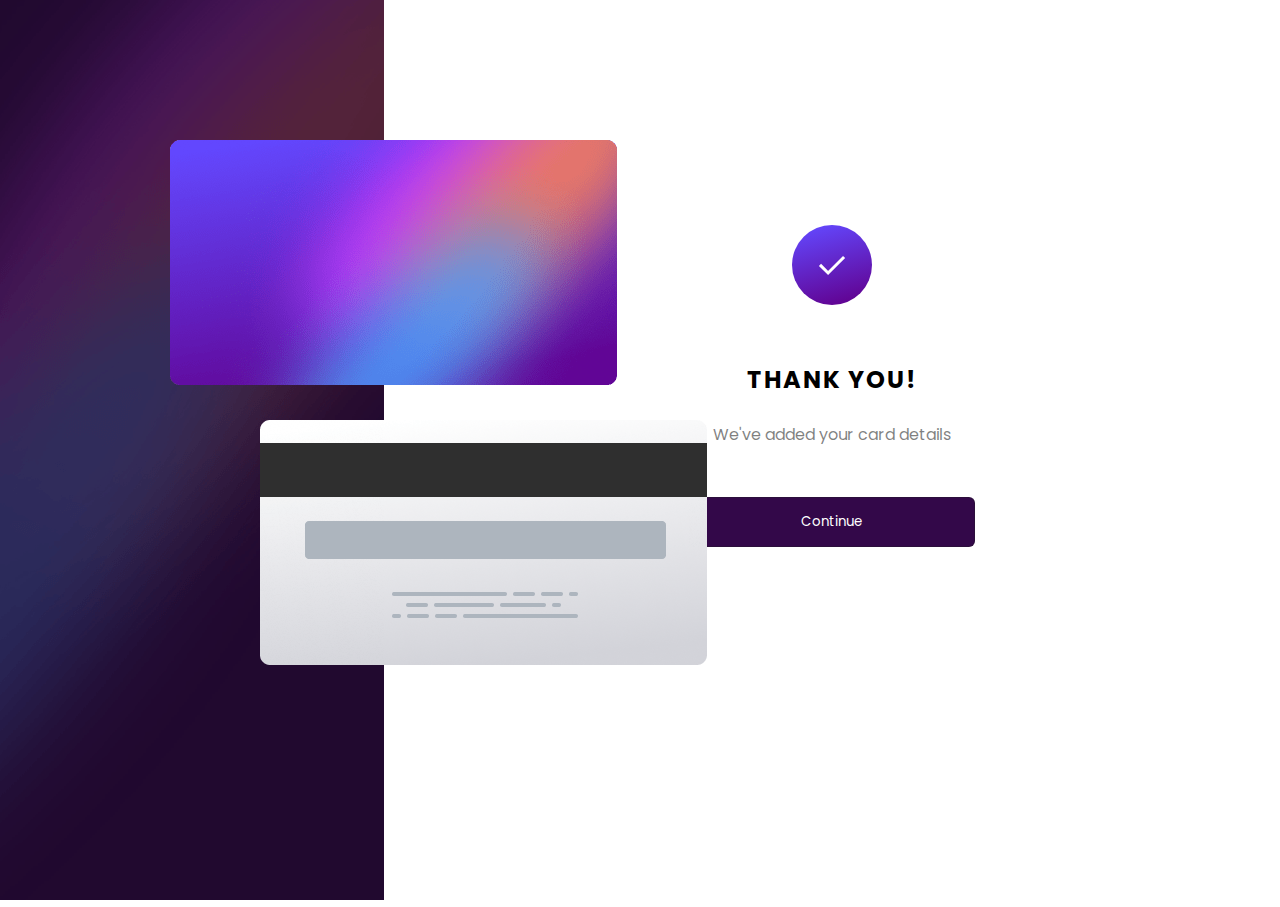
<file: thanks.html>
<!DOCTYPE html>
<html lang="en">
<head>
    <meta charset="UTF-8">
    <meta http-equiv="X-UA-Compatible" content="IE=edge">
    <meta name="viewport" content="width=device-width, initial-scale=1.0">
    <link rel="stylesheet" href="thanks.css">
     <link rel="preconnect" href="https://fonts.googleapis.com">
<link rel="preconnect" href="https://fonts.gstatic.com" crossorigin>
<link rel="preconnect" href="https://fonts.googleapis.com">
<link rel="preconnect" href="https://fonts.gstatic.com" crossorigin>
<link href="https://fonts.googleapis.com/css2?family=Poppins:ital,wght@0,100;0,200;0,300;1,100;1,300&display=swap" rel="stylesheet">
    <title>Document</title>
</head>
<body>
     <div class="main-container">
        <div class="left">
            <img src="assets/images/bg-main-desktop.png" alt="" class="paa">
            <img src="assets/images/bg-card-front.png" class="fb" alt="">
            <img src="assets/images/bg-card-back.png" class="bk" alt="">
            
        </div>
        <div class="right">
            <div class="cont">
                <img src="assets/images/icon-complete.svg" alt="" class="tha">
                <br>
                <br>
                <br>
                <h2 class="th">THANK YOU!</h2>
                <br>
                <p class="add">We've added your card details</p>
                <br>

                <br>
                <a href="index.html"><button class="conti">Continue</button></a>
            </div>
        </div>
        
        
    </div>
    
</body>
</html>
</file>
<file: thanks.css>
*{
    margin: 0;
    padding:0;
    box-sizing: border-box;
   font-family: 'Poppins', sans-serif;
}
.main-container{
    display: flex;
    width: 100vw;
    height: 100vh;
}
.left{
    width: 30%;
    height: 100%;
}
.right{
    width: 70%;
    height: 100%;
    background-color: white;
    display: flex;
    align-items: center;
    justify-content: center;
}
.fb{
    position: absolute;
    left: 170px;
    top: 140px;

}
.bk{
    position: absolute;
    left: 260px;
    top: 420px;
}
.cont{
    /* background-color: red; */
    width: 40%;
    height: 50%;
    text-align: center;
    
}
.conti{
     width: 80%;
    height: 50px;
    background-color: hsl(279, 80%, 16%);
        color: white;
        border-radius: 6px;
         border: solid 0.1px rgba(32, 31, 31, 0.321);
         cursor: pointer;
         transition: all ease-in-out 0.3s;
}
.conti:hover{
    background-color: hsl(281, 79%, 9%);
    color: white;
    font-weight: 500;
    transition: .3s;
}
.th{
    letter-spacing: 2px;
}
.add{
    color: #00000082;;
}

@media screen and (max-width: 450px) {
    .paa{
        
        width: 379px;
    height: 250px;
    }
    .main-container{
        flex-direction: column;
    }
    .fb{
        width: 290px;
        position: absolute;
        left: 20px;
        top: 150px;
        z-index: 1; 
       

    }
    .bk{
          width: 290px;
        position: absolute;
        left: 80px;
        top: 40px;
        
       
    }
    .right{
        /* background-color: red; */
        position: absolute;
        left: 20px;
        height: 40%;
        top: 260px;
        width: 90%;
        


    }
    .th{
        /* background-color: red; */
        width: 230px;
        font-size: 30px;
        margin-bottom: 3px;
        margin-left: -49px;
        /* background-color: red; */
        
        
       
    }
    .add{
        /* background-color: red; */
        width: 290px;
         margin-left: -70px;
         margin-bottom: 39px;
    }
    .tha{
        margin-bottom: 20px;
    }
    .conti{
        width: 330px;
        margin-left: -95px;
    }
    .cont{
         text-align: center;
         margin: 40px;
         
         
    }
    br{
        display: none;
    }
    
    
}
</file>
